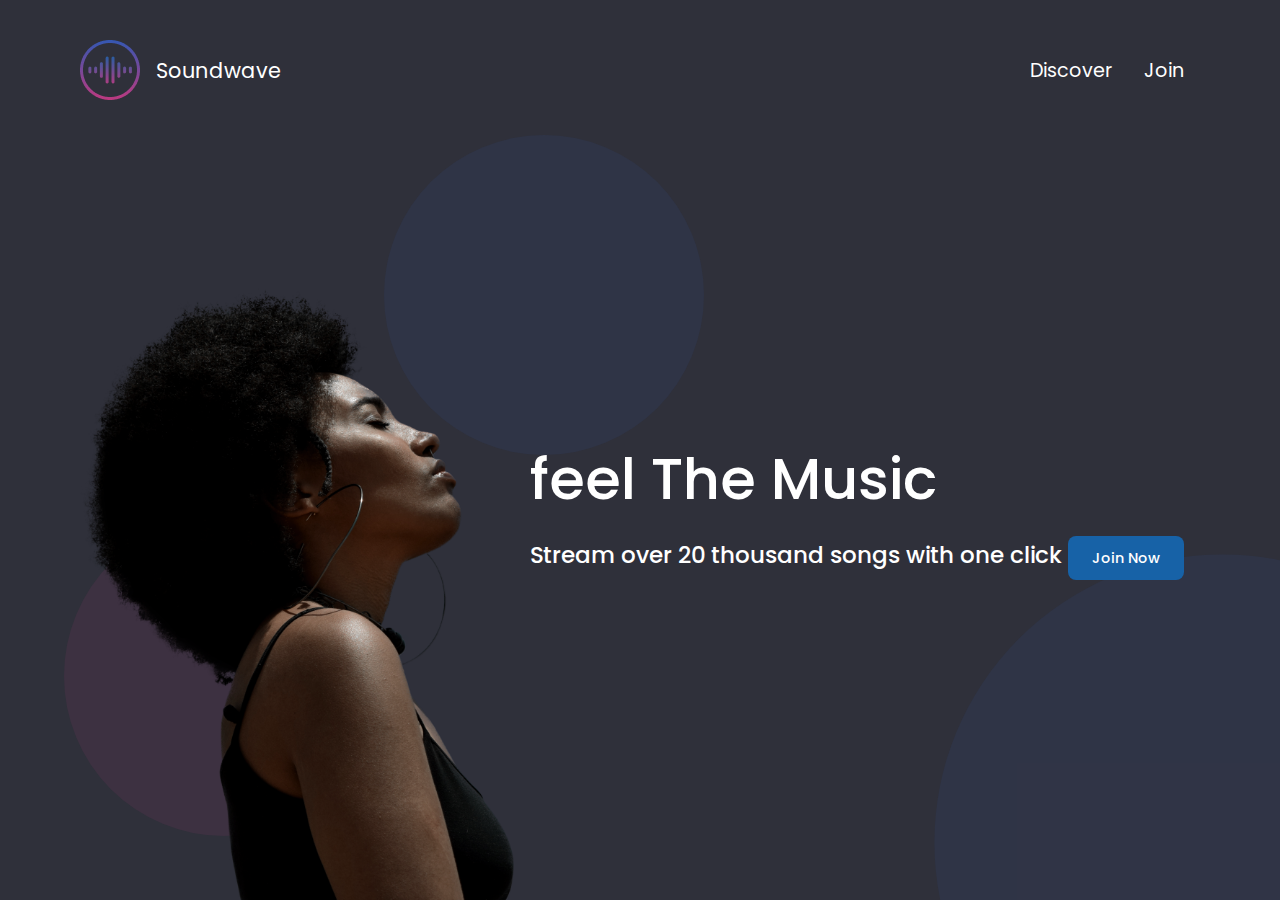
<file: index.html>
<!DOCTYPE html>
<html lang="en">
<head>
    <meta charset="UTF-8">
    <meta name="viewport" content="width=device-width, initial-scale=1.0">
    <link href="style.css" rel="stylesheet">
    <link href="index.css" rel="stylesheet">
    <title>Soundwave</title>
</head>
<body class="container full-height-grow">
    <header class="main-header">
        <a href="/" class="brand-logo">
            <img src="images/logo.png">
            <div class="brand-logo-name">Soundwave</div>
        </a>
        <nav class="main-nav">
            <ul>
                <li><a href="discover.html">Discover</a></li>
                <li><a href="join.html">Join</a></li>
            </ul>
        </nav>
    </header>
    <section class="home-main-section">
        <div class="img-wrapper">
            <div class="lady-image"></div>
        </div>
        <div class="call-to-action">
            <h1 class="title">feel The Music</h1>
            <span class="subtitle">Stream over 20 thousand songs with one click
               <a href="join.html" class="btn">Join Now</a> 
            </span>
        </div>
    </section>
    <div class="home-page-circle-1"></div>
    <div class="home-page-circle-2"></div>
    <div class="home-page-circle-3"></div>
</body>
</html>
</file>
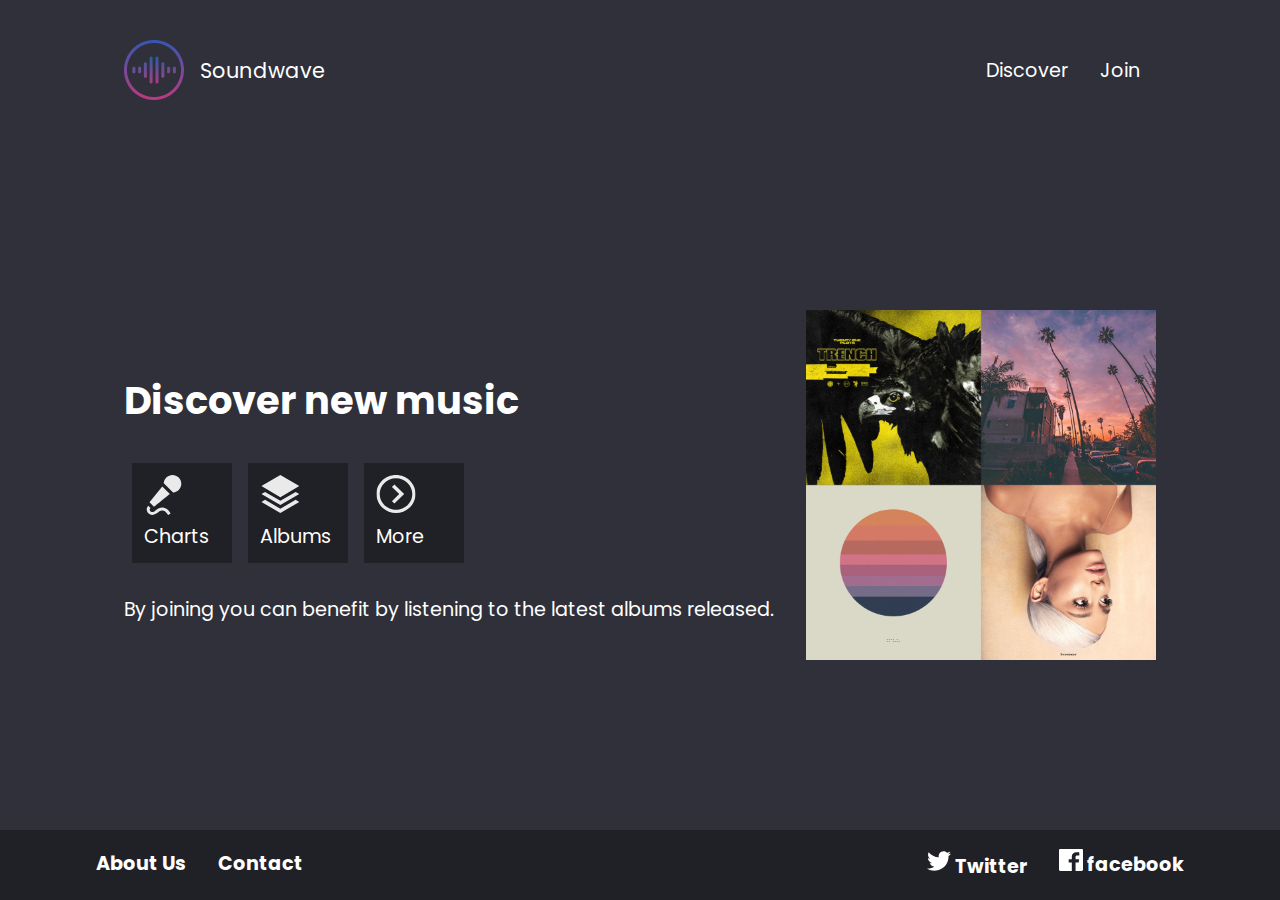
<file: discover.html>
<!DOCTYPE html>
<html lang="en">
<head>
    <meta charset="UTF-8">
    <meta name="viewport" content="width=device-width, initial-scale=1.0">
    <link href="style.css" rel="stylesheet">
    <link href="discover.css" rel="stylesheet">
    <title>Soundwave - Discover</title>
</head>
<body class="full-height-grow">
    <div class="container full-height-grow">
    <header class="main-header">
        <a href="/" class="brand-logo">
            <img src="images/logo.png">
            <div class="brand-logo-name">Soundwave</div>
        </a>
        <nav class="main-nav">
            <ul>
                <li><a href="discover.html">Discover</a></li>
                <li><a href="join.html">Join</a></li>
            </ul>
        </nav>
    </header>
    <section class="discover-main-section">
        <div class="call-to-action">
            <h1>Discover new music</h1>
            <div class="icon-section">
                <div class="icon">
                    <img src="images/microphone.svg">
                    Charts
                  </div>
                  <div class="icon">
                    <img src="images/albums.svg">
                    Albums
                  </div>
                  <div class="icon">
                    <img src="images/more.svg">
                    More
                  </div>
            </div>
            By joining you can benefit by listening to the 
            latest albums released.
        </div>
        <img class="covers-image" src="images/covers.jpg">
    </section>
</div>
 <footer class="main-footer">
    <div class="container">
        <nav class="footer-nav">
            <ul>
                <li><a href="#">About Us</a></li>
                <li><a href="#">Contact</a></li>
            </ul>
        </nav>
        <nav class="footer-nav">
            <ul>
                <li>
                    <a href="#" class="social-link">
                        <img src="images/twitter.svg">
                        Twitter
                    </a>
                </li>
                <li>
                    <a href="#" class="social-link">
                        <img src="images/facebook.svg">
                        facebook
                    </a>
                </li>
            </ul>
        </nav>
    </div>
 </footer>   
</body>
</html>
</file>
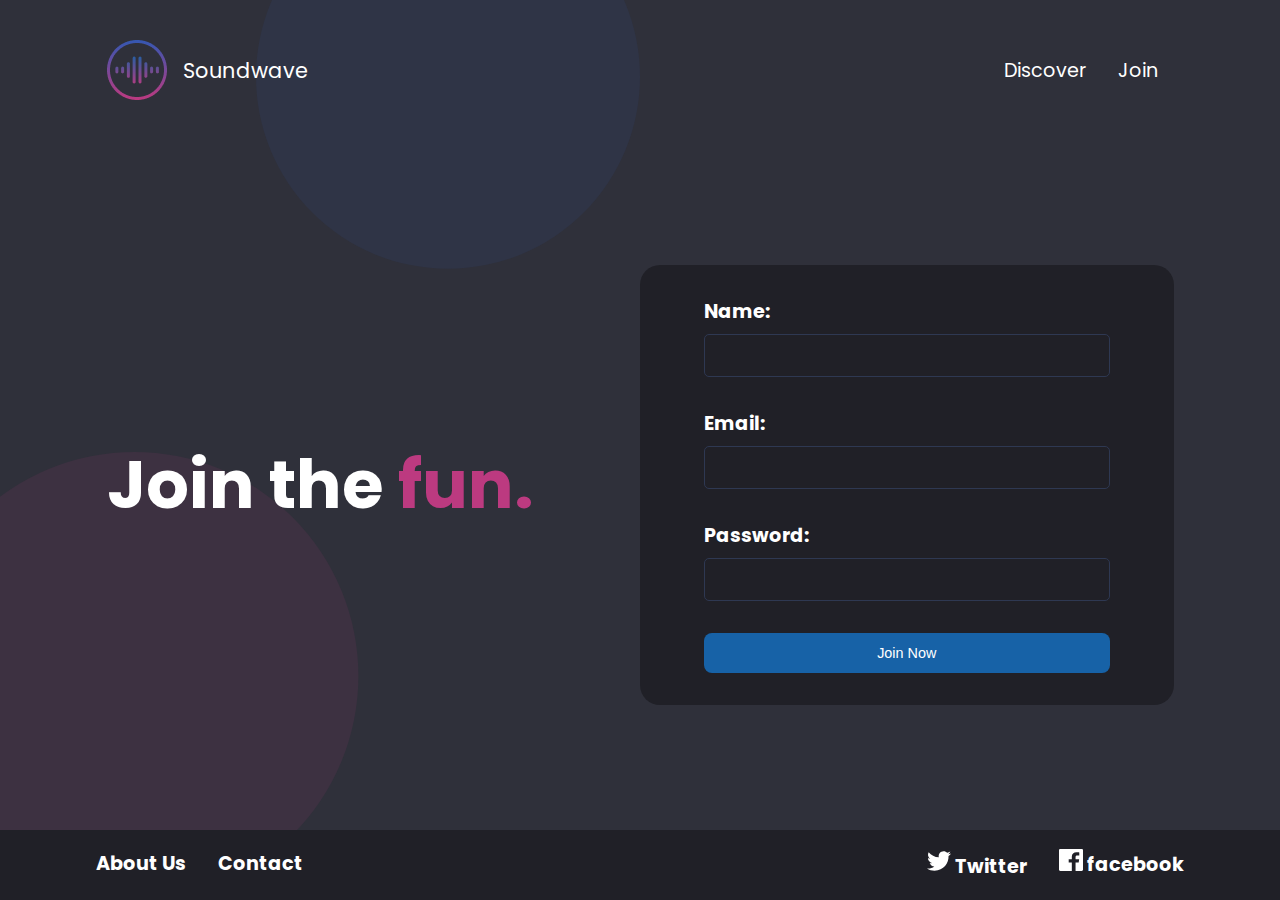
<file: join.html>
<!DOCTYPE html>
<html lang="en">
<head>
    <meta charset="UTF-8">
    <meta name="viewport" content="width=device-width, initial-scale=1.0">
    <link href="style.css" rel="stylesheet">
    <link href="join.css" rel="stylesheet">
    <title>Soundwave - Join</title>
</head>
<body class="full-height-grow">
    <div class="container full-height-grow">
    <header class="main-header">
        <a href="/" class="brand-logo">
            <img src="images/logo.png">
            <div class="brand-logo-name">Soundwave</div>
        </a>
        <nav class="main-nav">
            <ul>
                <li><a href="discover.html">Discover</a></li>
                <li><a href="join.html">Join</a></li>
            </ul>
        </nav>
    </header>
    <section class="join-main-section">
      <h1 class="join-text">
          Join the 
          <span class="accent-text">fun.</span>
      </h1>  
      <form class="join-form">
          <div class="input-group">
            <label>Name:</label>
            <input type="text">
          </div>
          <div class="input-group">
            <label>Email:</label>
            <input type="text">
          </div>
          <div class="input-group">
            <label>Password:</label>
            <input type="password">
          </div>
          <div class="input-group">
              <button type="submit" class="btn">Join Now</button>
          </div>
    </form>
    </section> 
</div>
<div class="join-page-circle-1"></div>
<div class="join-page-circle-2"></div>
 <footer class="main-footer">
    <div class="container">
        <nav class="footer-nav">
            <ul>
                <li><a href="#">About Us</a></li>
                <li><a href="#">Contact</a></li>
            </ul>
        </nav>
        <nav class="footer-nav">
            <ul>
                <li>
                    <a href="#" class="social-link">
                        <img src="images/twitter.svg">
                        Twitter
                    </a>
                </li>
                <li>
                    <a href="#" class="social-link">
                        <img src="images/facebook.svg">
                        facebook
                    </a>
                </li>
            </ul>
        </nav>
    </div>
 </footer>   
</body>
</html>
</file>
<file: style.css>
@import url("https://fonts.googleapis.com/css?family=Poppins:400,500,700");
*,
*::before,
*::after {
	box-sizing: border-box;
}
body {
	padding: 0;
	margin: 0;
	background-color: #2f303a;
	font-family: Poppins, sans-serif;
	font-size: 1.2rem;
	color: white;
	min-height: 100vh;
}

.full-height-grow {
	display: flex;
	flex-direction: column;
}

.brand-logo {
	display: flex;
	align-items: center;
	font-size: 1.3rem;
	color: inherit;
	text-decoration: none;
}
.brand-logo-name {
	margin-left: 1rem;
}

.main-nav ul,
.footer-nav ul {
	display: flex;
	margin: 0;
	padding: 0;
	list-style: none;
}
.main-nav a,
.footer-nav a {
	color: inherit;
	text-decoration: none;
	padding: 1rem;
}
.main-nav a:hover,
.footer-nav a:hover {
	color: #adadad;
}
.main-header,
.main-footer {
	display: flex;
	justify-content: space-between;
	align-items: center;
}
.main-header {
	height: 140px;
}
.main-footer {
	height: 70px;
	background-color: #202027;
	font-weight: bold;
}
.socila-link img {
	width: 1em;
	margin-right: 0.25rem;
}
.main-footer .container {
	display: flex;
	justify-content: space-between;
}
.container {
	max-width: 1200px;
	margin: 0 auto;
	padding: 0 40px;
	flex-grow: 1;
}
.title {
	font-weight: 500;
	font-size: 3em;
	margin-bottom: 1rem;
	margin-top: 0;
}
.subtitle {
	font-weight: 500;
	font-size: 1.2em;
	margin-bottom: 2rem;
}
.btn {
	color: white;
	background-color: #1762a7;
	padding: 0.75rem 1.5rem;
	border-radius: 0.5rem;
	text-decoration: none;
	font-size: 0.9rem;
	outline: noen;
	border: none;
	cursor: pointer;
}
.btn:hover {
	background-color: #2180d8;
}
.btn:focus {
	background-color: #2796ff;
}
</file>
<file: index.css>
.home-main-section {
	display: flex;
	align-items: stretch;
	justify-content: space-between;
	flex-grow: 1;
}
.home-main-section .img-wrapper {
	flex-grow: 1;
	flex-direction: column;
	display: flex;
	align-items: stretch;
	justify-content: flex-end;
}
.home-main-section .lady-image {
	background-image: url(images/landing-page-girl.png);
	flex-grow: 1;
	max-height: 70hv;
	min-width: 30vw;
	background-size: contain;
	background-repeat: no-repeat;
	background-position: bottom left;
}
.home-main-section .call-to-action {
	display: flex;
	flex-direction: column;
	align-items: flex-start;
	margin: 1rem;
	align-self: center;
}
@media (max-width: 900px) {
	.home-main-section .img-wrapper {
		display: none;
	}
	.home-main-section {
		justify-content: center;
	}
}
.home-page-circle-1 {
	position: absolute;
	width: 25vw;
	height: 25vw;
	border-radius: 50%;
	background-color: rgb(188, 58, 128, 0.1);
	bottom: 5vw;
	left: 5vw;
	z-index: -1;
}

.home-page-circle-2 {
	position: absolute;
	width: 25vw;
	height: 25vw;
	border-radius: 50%;
	background-color: rgb(52, 87, 178, 0.1);
	top: 15vh;
	left: 30vw;
	z-index: -1;
}
.home-page-circle-3 {
	position: absolute;
	overflow: hidden;
	width: 45vw;
	height: 45vw;
	bottom: 0;
	right: 0;
	z-index: -1;
}
.home-page-circle-3::before {
	content: "";
	transform: translate(40%, 40%);
	position: absolute;
	height: 100%;
	width: 100%;
	border-radius: 50%;
	background-color: rgb(52, 87, 178, 0.1);
}
</file>
<file: discover.css>
.discover-main-section {
	display: flex;
	align-items: center;
	justify-content: space-between;
	flex-grow: 1;
}
.discover-main-section .covers-image {
	width: 30vw;
	margin-left: 2rem;
	height: auto;
	max-width: 350px;
}
.icon-section {
	display: flex;
}
.icon {
	display: flex;
	flex-direction: column;
	justify-content: space-between;
	align-content: center;
	margin: 0.5rem;
	padding: 0.75rem;
	width: 100px;
	height: 100px;
	background-color: #202027;
	margin-bottom: 2rem;
}
.icon img {
	width: 40px;
}
@media (max-width: 800px) {
	.discover-main-section {
		flex-direction: column;
		justify-content: center;
	}
	.discover-main-section .covers-image {
		margin-top: 2rem;
		height: 30vh;
		width: auto;
	}
}
</file>
<file: join.css>
.join-main-section {
	display: flex;
	justify-content: space-between;
	align-items: center;
	flex-grow: 1;
}
.join-text {
	font-size: 3.5em;
	font-weight: bold;
	margin: 0;
}
.accent-text {
	color: #bc3a80;
}
.join-form {
	background-color: #202027;
	width: 50vw;
	max-width: 50%;
	padding: 2rem 4rem;
	border-radius: 20px;
}
.input-group {
	margin-bottom: 2rem;
	display: flex;
	flex-direction: column;
}
.input-group:last-child {
	margin-bottom: 0;
}
.input-group label {
	font-weight: bold;
	margin-bottom: 0.5rem;
}
.input-group input {
	outline: none;
	background: none;
	border: 1px solid #2e3852;
	font-size: 1em;
	padding: 0.5em;
	color: inherit;
	border-radius: 5px;
}
.input-group input:focus {
	border-color: #596da0;
}
@media (max-width: 900px) {
	.join-main-section {
		flex-direction: column;
		justify-content: center;
	}
	.join-form {
		width: 80vw;
		max-width: inherit;
		margin: 2rem 0;
	}
}
.join-page-circle-1 {
	position: absolute;
	overflow: hidden;
	width: 35vw;
	height: 35vw;
	bottom: 0;
	left: 0;
	z-index: -1;
}
.join-page-circle-1::before {
	content: "";
	transform: translateX(-20%);
	position: absolute;
	height: 100%;
	width: 100%;
	border-radius: 50%;
	background-color: rgb(188, 58, 128, 0.1);
}
.join-page-circle-2 {
	position: absolute;
	overflow: hidden;
	width: 30vw;
	height: 30vw;
	top: 0;
	left: 20vw;
	z-index: -1;
}
.join-page-circle-2::before {
	content: "";
	transform: translateY(-30%);
	position: absolute;
	height: 100%;
	width: 100%;
	border-radius: 50%;
	background-color: rgb(52, 87, 178, 0.1);
}
</file>
